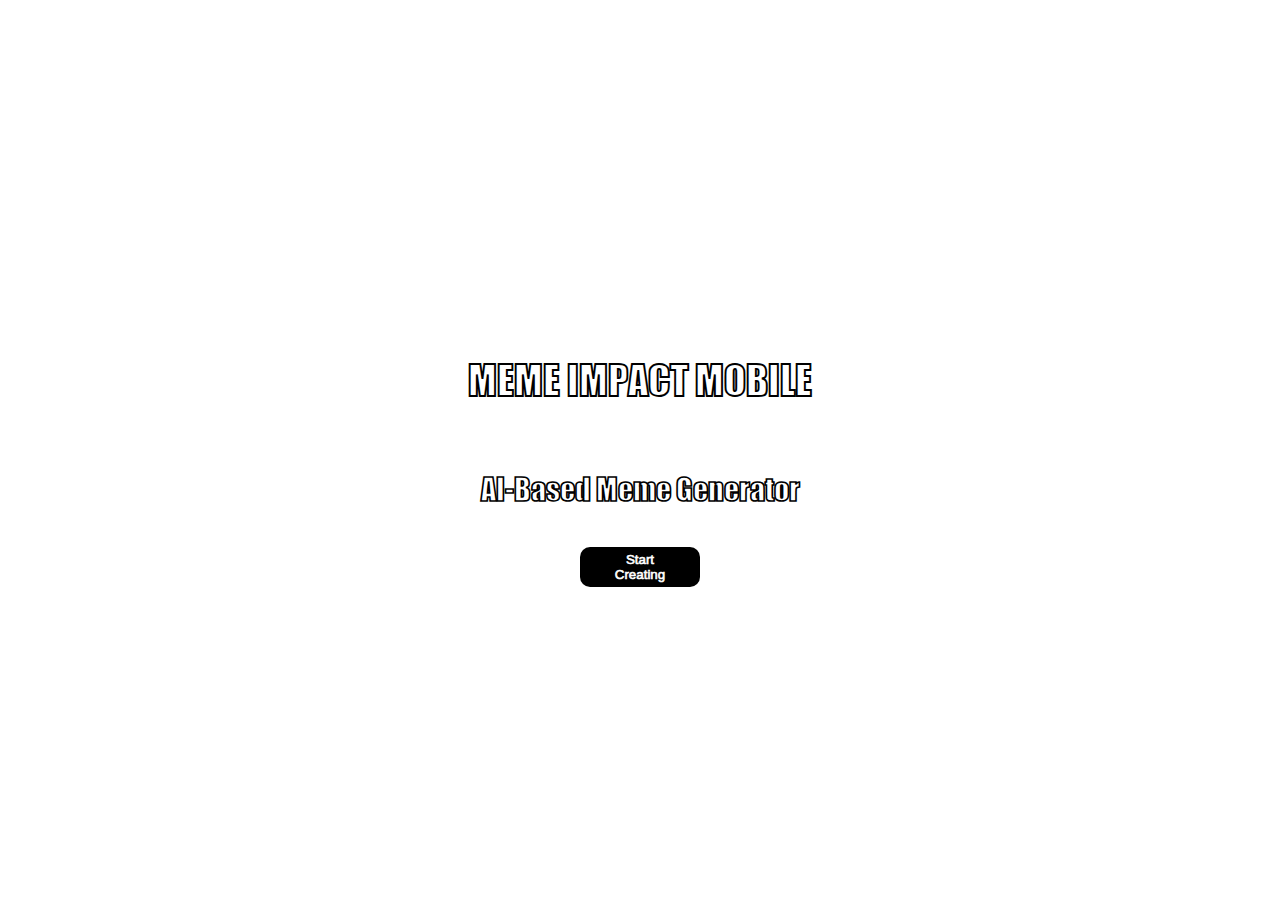
<file: ml4-final-mobile/index.html>
<!DOCTYPE html>
<html lang="en">

<head>
  <meta charset="utf-8" />
  <meta name="viewport" content="width=device-width, initial-scale=1.0">

  <title>Meme Impact Mobile</title>

  <link rel="preconnect" href="https://fonts.googleapis.com">
  <link rel="preconnect" href="https://fonts.gstatic.com" crossorigin>
  <link href="https://fonts.googleapis.com/css2?family=Caveat&family=Dancing+Script&display=swap" rel="stylesheet">



  <link rel="stylesheet" type="text/css" href="style.css">

  <script src="libraries/p5.min.js"></script>
  <style>
    .main {
      display: flex;
      /* flex-direction: column; */
      align-items: center;
      justify-content: center;
      width: 90vw;
      margin: 0 auto;
    }
    body {
      height: 100vh;
      display: flex;
      flex-direction: column;
      align-items: center;
      justify-content: center;
      background: url('https://pic4.zhimg.com/v2-70bf71c5f0d61104ee82882711ae5aa4_r.jpg?source=1940ef5c');
    }

    img {
      width: 50vw;
      height: auto;
    }

    .button {
      display: flex;
      align-items: center;
    }
    h1 {
      font-size: 40px;
    }
    h4 {
      font-size: 30px;
    }

    button {
      cursor: pointer;
      border: none;
      color: white;
      padding: 20px;
      width: 120px;
      height: 40px;
      /* line-height: 40px; */
      /* text-align: center; */
      display: flex;
      align-items: center;
      justify-content: center;
      background-color: #000000;
      border-radius: 10px;

    }

    .text {
      display: flex;
      flex-direction: column;
      align-items: center;

    }

    a {
      text-decoration: none;
      color: white;
      display: inline-block;
      width: 100%;
    }
  </style>
</head>

<body>
  <div class="main">
    <div class="text">
      <h1>MEME IMPACT MOBILE</h1>

      <h4>
        AI-Based Meme Generator
      </h4>


      <button ><a href="./Canvas.html">Start Creating</a></button>



    </div>

  </div>

 
</body>



</html>
</file>
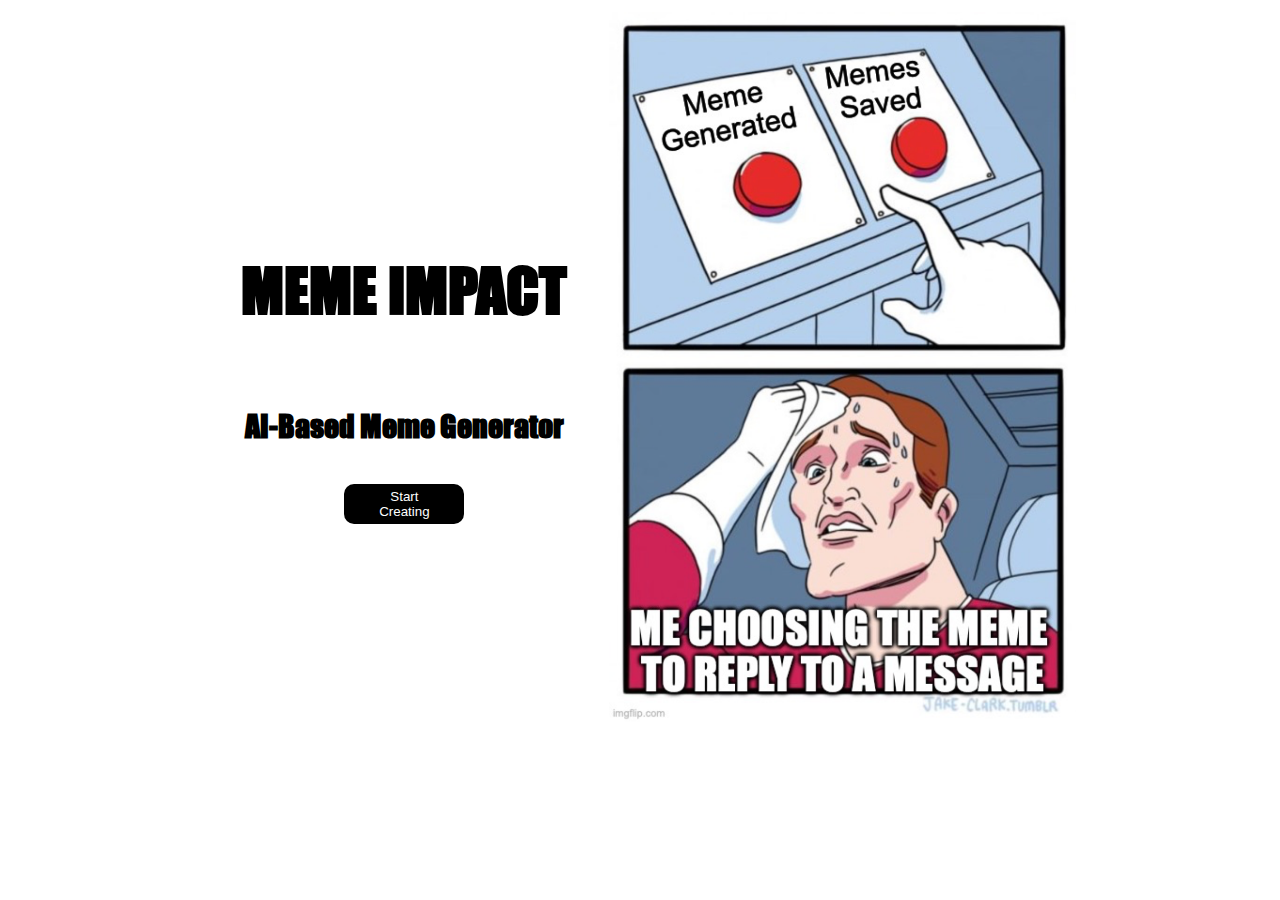
<file: ml4-final/index.html>
<!DOCTYPE html>
<html lang="en">

<head>
  <meta charset="utf-8" />
  <meta name="viewport" content="width=device-width, initial-scale=1.0">

  <title>CCLab Final</title>

  <link rel="preconnect" href="https://fonts.googleapis.com">
  <link rel="preconnect" href="https://fonts.gstatic.com" crossorigin>
  <link href="https://fonts.googleapis.com/css2?family=Caveat&family=Dancing+Script&display=swap" rel="stylesheet">



  <link rel="stylesheet" type="text/css" href="style.css">

  <script src="libraries/p5.min.js"></script>
  <style>
    .main {
      display: flex;
      /* flex-direction: column; */
      align-items: center;
      justify-content: center;
      width: 90vw;
      margin: 0 auto;
    }

    img {
      width: auto;
      height: 80vh;
    }

    .button {
      display: flex;
      align-items: center;
    }

    button {
      cursor: pointer;
      border: none;
      color: white;
      padding: 20px;
      width: 120px;
      height: 40px;
      /* line-height: 40px; */
      /* text-align: center; */
      display: flex;
      align-items: center;
      justify-content: center;
      background-color: #000000;
      border-radius: 10px;
      
    }
    .text {
      display: flex;
      flex-direction: column;
      align-items: center;
      
    }
    a {
      text-decoration: none;
      color: white;
    }
  </style>
</head>

<body>
  <div class="main">
   <div class="text">
    <h1>MEME IMPACT</h1>

    <h4>
      AI-Based Meme Generator
    </h4>

    <button>
      <a href="canvas.html">
        Start Creating
      </a>
    </button>
   </div>

    <section class="button">
     
      <img src="./assets/img.png" alt="">
    </section>
  </div>
</body>

</html>
</file>
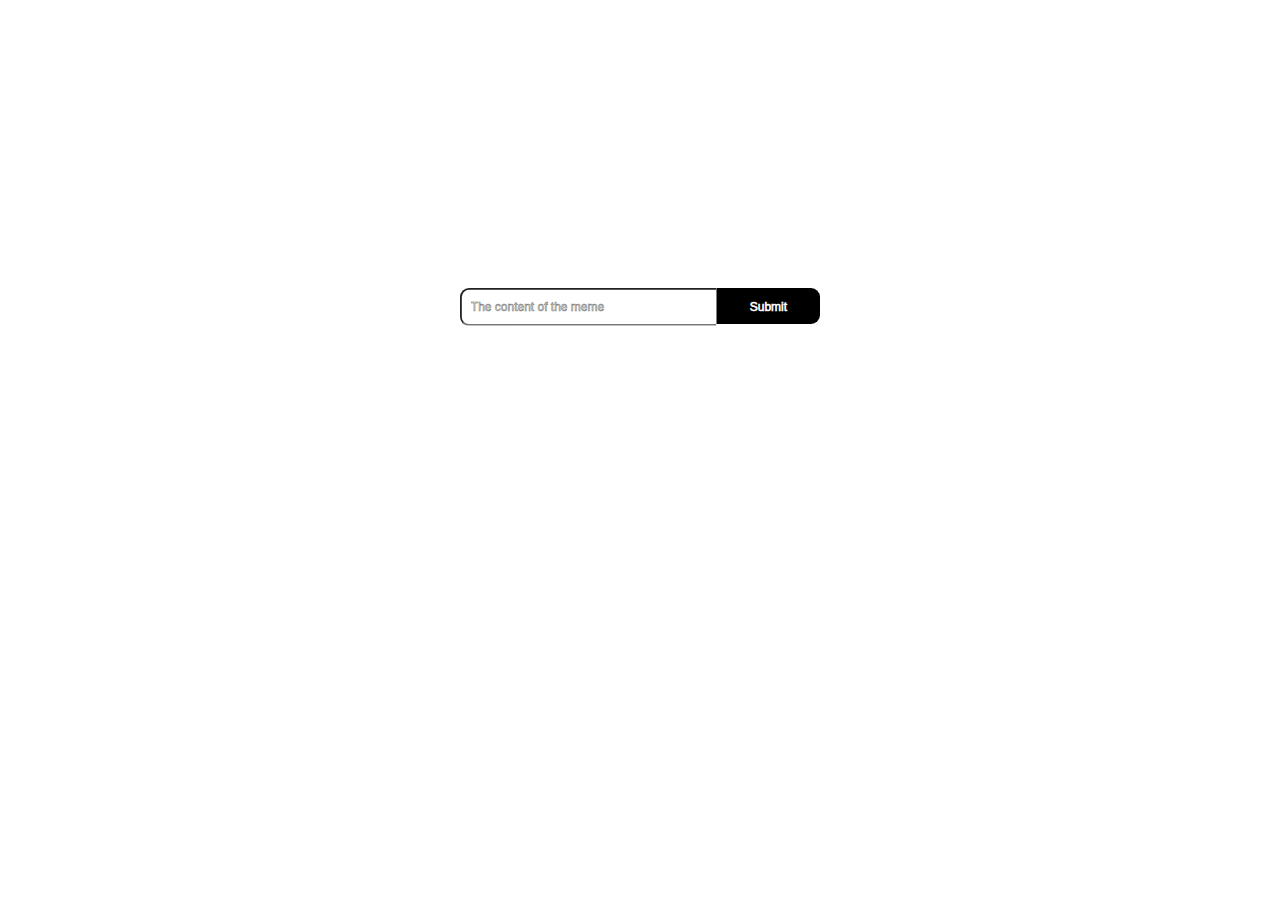
<file: ml4-final-mobile/Canvas.html>
<!DOCTYPE html>
<html lang="en">

<head>
  <meta charset="utf-8" />
  <meta name="viewport" content="width=device-width, initial-scale=1.0">

  <title>CCLab Final</title>

  <link rel="preconnect" href="https://fonts.googleapis.com">
  <link rel="preconnect" href="https://fonts.gstatic.com" crossorigin>
  <link href="https://fonts.googleapis.com/css2?family=Caveat&family=Dancing+Script&display=swap" rel="stylesheet">



  <link rel="stylesheet" type="text/css" href="style.css">

  <script src="libraries/p5.min.js"></script>

  <style>
    body {
      background: url('https://pic4.zhimg.com/v2-70bf71c5f0d61104ee82882711ae5aa4_r.jpg?source=1940ef5c');
      background-size: cover;
      height: 100vh;
      overflow: hidden;
      display: flex;
      justify-content: center;
    }
    #input {
      display: flex;
      transform: scale(0.9);
      margin-top: 200px;
    }


    .button {
      cursor: pointer;
      border: none;
      color: white;

      width: 120px;
      height: 40px;

      display: flex;
      align-items: center;
      justify-content: center;
      background-color: #000000;
      border-radius: 10px;

    }

    .buttons {
      font-family: sans-serif;
      font-weight: normal;
      cursor: pointer;
      border: none;
      color: white;
      width: 130px;

      height: 40px;
      font-size: 11px;

      display: flex;
      align-items: center;
      justify-content: center;
      background-color: #000000;
      border-radius: 10px;

    }

    input {
      width: 300px;
      border-radius: 10px 0 0 10px;
      padding: 10px;
      box-sizing: border-box;
      margin: 50px 0;
      border-right: none;
      outline: none;
      height: 42px;
    }


    .buttonList {
      position: absolute;
      left: 50%;
      top: 110%;
      transform: translate(-50%, -50%);
      display: flex;
      align-items: center;
      flex-direction: column;
      justify-content: space-between;
    }

    .list {
      display: flex;
      align-items: center;

      justify-content: space-between;
    }

    .rating {
      display: flex;
      justify-content: space-between;
      width: 60%;
      margin: 20px;
      margin-top: 0;
    }

    .star {
      position: relative;
      display: inline-block;
      width: 20px;
      height: 20px;
      margin-right: 5px;
      cursor: pointer;
    }

    .star:before {
      content: '\2605';
      position: absolute;
      top: 0;
      left: 0;
      font-size: 20px;
      color: #ddd;
    }

    .star.active:before {
      color: #000000;
    }
  </style>

</head>

<body>
  <script src="localsd.js"></script>
  <script src="openai.js"></script>

  <div id="parent">
    <div id = "loadtext"></div>
    <div id="canvasContainer">
      <div id = "memetext"></div>
    </div>
      
    <div class="buttonList">
      <div class="list">
        <input type="button" value="Regenerate" id="Regenerate" class="buttons">
        <input type="button" value="Save" id="Save" class="buttons">
        <div class="buttons" id="Generate">
          Generate another one
        </div>
      </div>

      <p>
        Rate it!
      </p>
      <div class="rating">
        <span class="star" data-value="1"></span>
        <span class="star" data-value="2"></span>
        <span class="star" data-value="3"></span>
        <span class="star" data-value="4"></span>
        <span class="star" data-value="5"></span>
      </div>
    </div>
  </div>
  <div id="input">
    <input type="text" id="content" placeholder="The content of the meme">
    <input type="button" value="Submit" id="submit" class="button" style="border-radius: 0 10px 10px 0;">


  </div>

  <script src="sketch.js"></script>
  <script>

    let submit = document.getElementById('submit')
    let input = document.getElementById('input')
    let parent = document.getElementById('parent')
    let Generate = document.getElementById('Generate')
    submit.addEventListener('click', function () {
      input.style.display = 'none'
      parent.style.display = 'block'
    })
    Generate.addEventListener('click', function () {
      window.location.reload()
    })

    const stars = document.querySelectorAll('.star');

    for (let i = 0; i < stars.length; i++) {
      stars[i].addEventListener('click', function () {
        const value = this.getAttribute('data-value');

        for (let j = 0; j < stars.length; j++) {
          if (j < value) {
            stars[j].classList.add('active');
          } else {
            stars[j].classList.remove('active');
          }
        }
      });
    }



    

  </script>
</body>

</html>
</file>
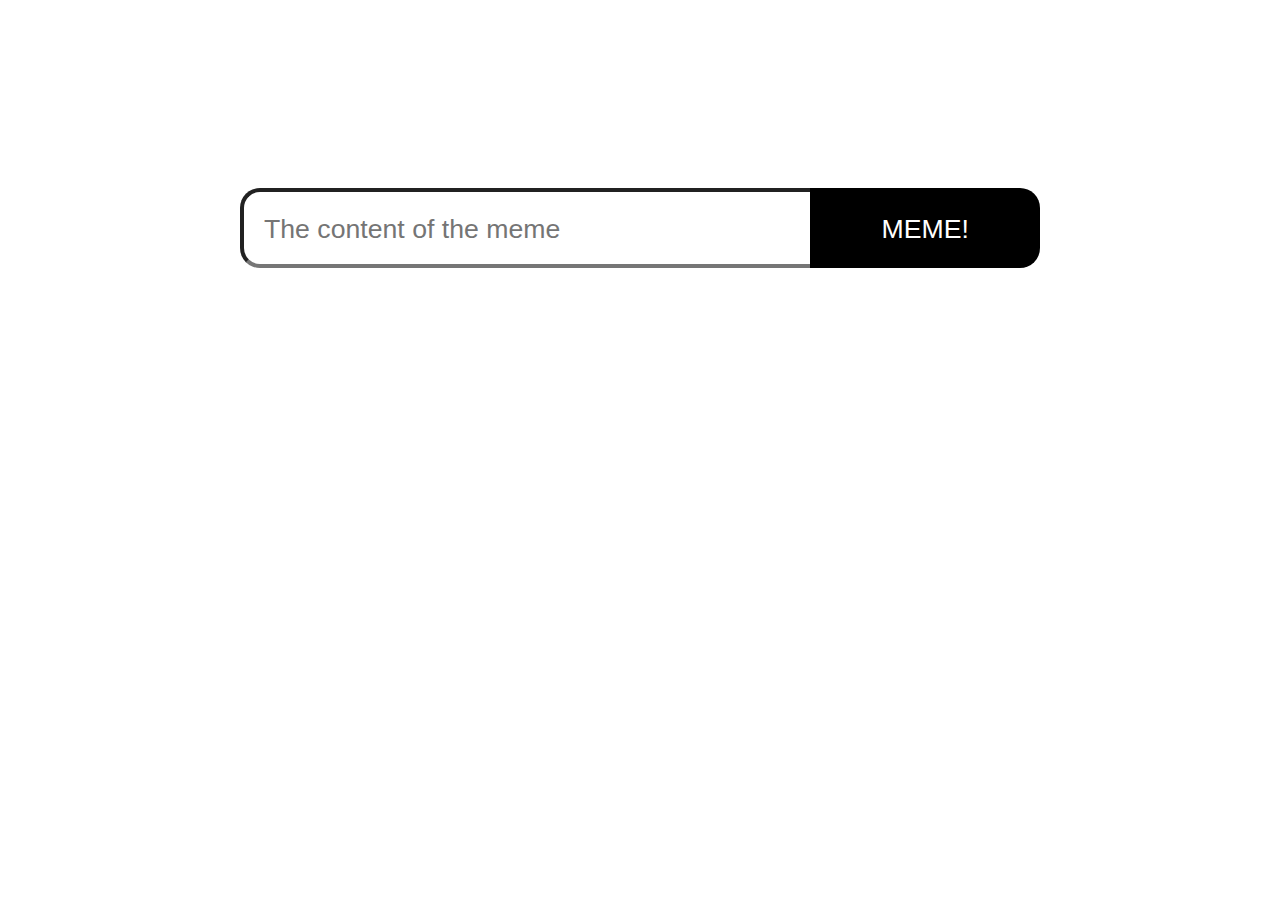
<file: ml4-final/canvas.html>
<!DOCTYPE html>
<html lang="en">

<head>
  <meta charset="utf-8" />
  <meta name="viewport" content="width=device-width, initial-scale=1.0">

  <title>generator</title>

  <link rel="preconnect" href="https://fonts.googleapis.com">
  <link rel="preconnect" href="https://fonts.gstatic.com" crossorigin>
  <link href="https://fonts.googleapis.com/css2?family=Caveat&family=Dancing+Script&display=swap" rel="stylesheet">



  <link rel="stylesheet" type="text/css" href="style.css">

  <script src="libraries/p5.min.js"></script>

  <style>


  .button {
    cursor: pointer;
    border: none;
    color: white;

    width: 120px;
    height: 40px;

    display: flex;
    align-items: center;
    justify-content: center;
    background-color: #000000;
    border-radius: 10px;

  }
  .buttons {
    font-family: sans-serif;
    font-weight: normal;
    cursor: pointer;
    border: none;
    color: white;
    width: 130px;

    height: 40px;
    font-size: 11px;

    display: flex;
    align-items: center;
    justify-content: center;
    background-color: #000000;
    border-radius: 10px;

  }

  #input {
    display: flex;
    transform: scale(2);
    margin-top: 200px;
  }

  input {
    width: 300px;
    border-radius: 10px 0 0 10px;
    padding: 10px;
    box-sizing: border-box;
    
    border-right: none;
    outline: none;
  }

  .buttonList {
    position: absolute;
    left: 50%;
    top: 100%;
    transform: translate(-50%, -50%);
    display: flex;
    align-items: center;
    flex-direction: column;
    justify-content: space-between;
  }

  .list {
    display: flex;
    align-items: center;

    justify-content: space-between;
  }

  #rate-text{
    text-align: center;
    font-size: 20px;
  }

  .rating {
    display: flex;
    justify-content: space-between;
    width: 60%;
    margin: 20px;
    margin-top: 0px;
  }

  .star {
    position: relative;
    display: inline-block;
    width: 20px;
    height: 20px;
    margin-right: 5px;
    cursor: pointer;
  }

  .star:before {
    content: '\2605';
    position: absolute;
    top: 0;
    left: 0;
    font-size: 20px;
    color: #ddd;
  }

  .star.active:before {
    color: #000000;
  }

    body {
      display: flex;
      justify-content: center;
    }

    
  </style>

</head>

<body>
  <script src="localsd.js"></script>
  <script src="openai.js"></script>

  <div id="parent">
    <img id="left" src="assets/left.jpg" alt="">
    <div id="canvasContainer">
      <div id = "memetext"></div>
    </div>
    <img id="right" src="assets/right.jpg" alt="">
    <div id = "loadtext"></div>
    <div class="buttonList">
      <div class="list">
        <input type="button" value="Regenerate" id="Regenerate" class="buttons">
        <input type="button" value="Save" id="Save" class="buttons">
        <div class="buttons" id="Generate">
          Generate another one
        </div>
      </div>
      <div id = rate-text>Rate it!</div>
      <div class="rating">
        <span class="star" data-value="1"></span>
        <span class="star" data-value="2"></span>
        <span class="star" data-value="3"></span>
        <span class="star" data-value="4"></span>
        <span class="star" data-value="5"></span>
      </div>
    </div>
  </div>
  <div id="input">
    <input type="text" id="content" placeholder="The content of the meme">
    <input type="button" value="MEME!" id="submit" class="button" style="border-radius: 0 10px 10px 0;">


  </div>

  <script src="sketch.js"></script>
  <script>

    let submit = document.getElementById('submit')
    let input = document.getElementById('input')
    let parent = document.getElementById('parent')
    let Generate = document.getElementById('Generate')
    submit.addEventListener('click', function () {
      input.style.display = 'none'
      parent.style.display = 'block'
    })
    Generate.addEventListener('click', function () {
      window.location.reload()
    })

    const stars = document.querySelectorAll('.star');

    for (let i = 0; i < stars.length; i++) {
      stars[i].addEventListener('click', function () {
        const value = this.getAttribute('data-value');

        for (let j = 0; j < stars.length; j++) {
          if (j < value) {
            stars[j].classList.add('active');
          } else {
            stars[j].classList.remove('active');
          }
        }
      });
    }

  </script>
</body>

</html>
</file>
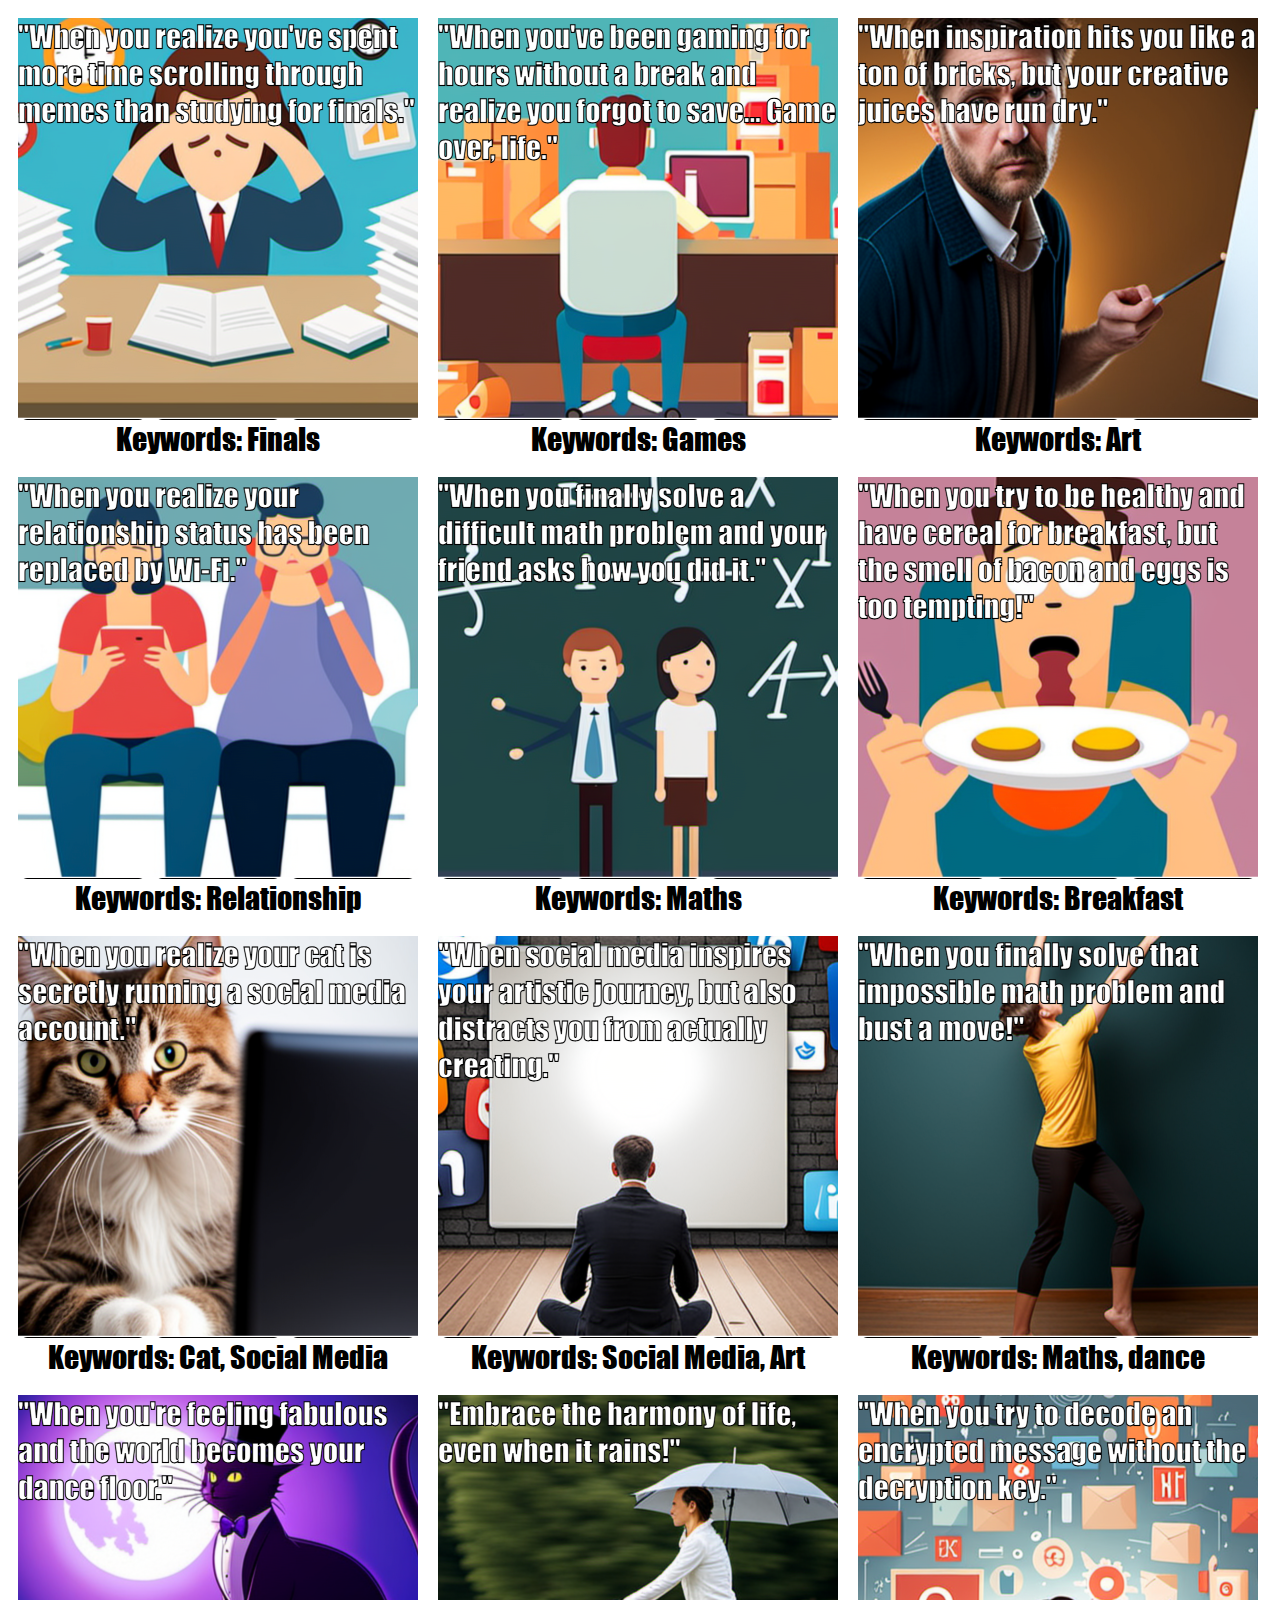
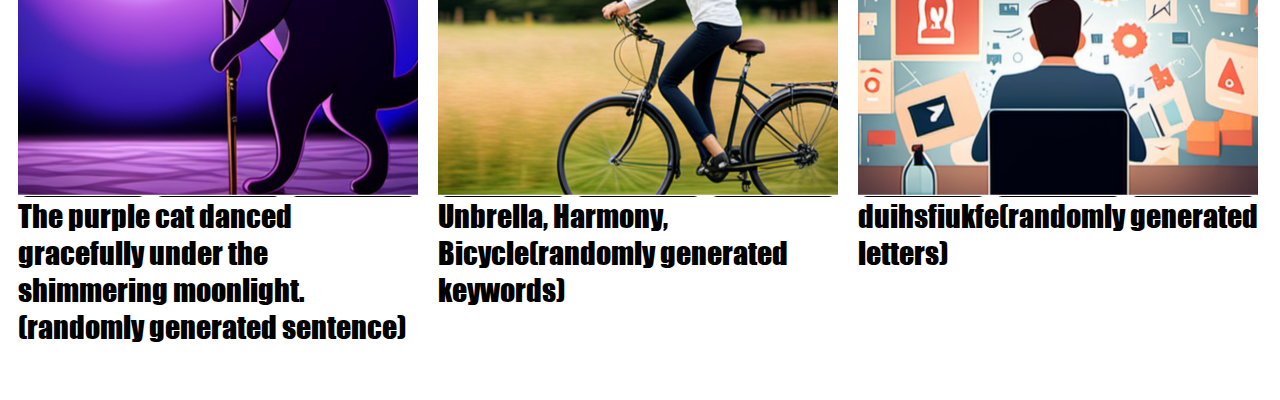
<file: ml4-final/gallery.html>
<!DOCTYPE html>
<html lang="en">

<head>
  <meta charset="utf-8" />
  <meta name="viewport" content="width=device-width, initial-scale=1.0">

  <title>CCLab Final</title>

  <link rel="preconnect" href="https://fonts.googleapis.com">
  <link rel="preconnect" href="https://fonts.gstatic.com" crossorigin>
  <link href="https://fonts.googleapis.com/css2?family=Caveat&family=Dancing+Script&display=swap" rel="stylesheet">



  <link rel="stylesheet" type="text/css" href="style.css">

  <script src="libraries/p5.min.js"></script>

  <style>
    img {
      width: 400px;
    }
    .imglist {
      display: flex;
      width: 1600px;
      flex-wrap: wrap;
      align-items: center;
      margin: 0 auto;
      /* flex-direction: column; */
    }
    .imgbox {
      display: flex;
      flex-direction: column;
      align-items: center;
      width: 400px;
      font-size: 30px;
      margin: 10px ;
    }
  </style>
</head>

<body>
  <div class="imglist">
    <div class="imgbox">
      <img src="assets/finals.png" alt="">
      Keywords: Finals
    </div>
    <div class="imgbox">
      <img src="assets/game.png" alt="">
      Keywords: Games
    </div>
    <div class="imgbox">
      <img src="assets/art.png" alt="">
      Keywords: Art
    </div>
    <div class="imgbox">
      <img src="assets/relationship.png" alt="">
      Keywords: Relationship
    </div>
    <div class="imgbox">
      <img src="assets/maths.png" alt="">
      Keywords: Maths
    </div>
    <div class="imgbox">
      <img src="assets/breakfast.png" alt="">
      Keywords: Breakfast
    </div>
    <div class="imgbox">
      <img src="assets/cats.png" alt="">
      Keywords: Cat, Social Media
      
    </div>
    <div class="imgbox">
      <img src="assets/sa.png" alt="">
      Keywords: Social Media, Art
    </div>
    <div class="imgbox">
      <img src="assets/md.png" alt="">
      Keywords: Maths, dance
    </div>
    <div class="imgbox">
      <img src="assets/purple.png" alt="">
      The purple cat danced gracefully under the shimmering moonlight.(randomly generated sentence)
      <br>
      <br>
      
    </div>
    <div class="imgbox">
      <img src="assets/umbrella.png" alt="">
      Unbrella, Harmony, Bicycle(randomly generated keywords)
      <br>
      <br>
      <br>
    </div>
    <div class="imgbox">
      <img src="assets/deoode.png" alt="">
      duihsfiukfe(randomly generated letters)
      <br>
      <br>
      <br>
      <br>
    </div>
    
  </div>
</body>

</html>
</file>
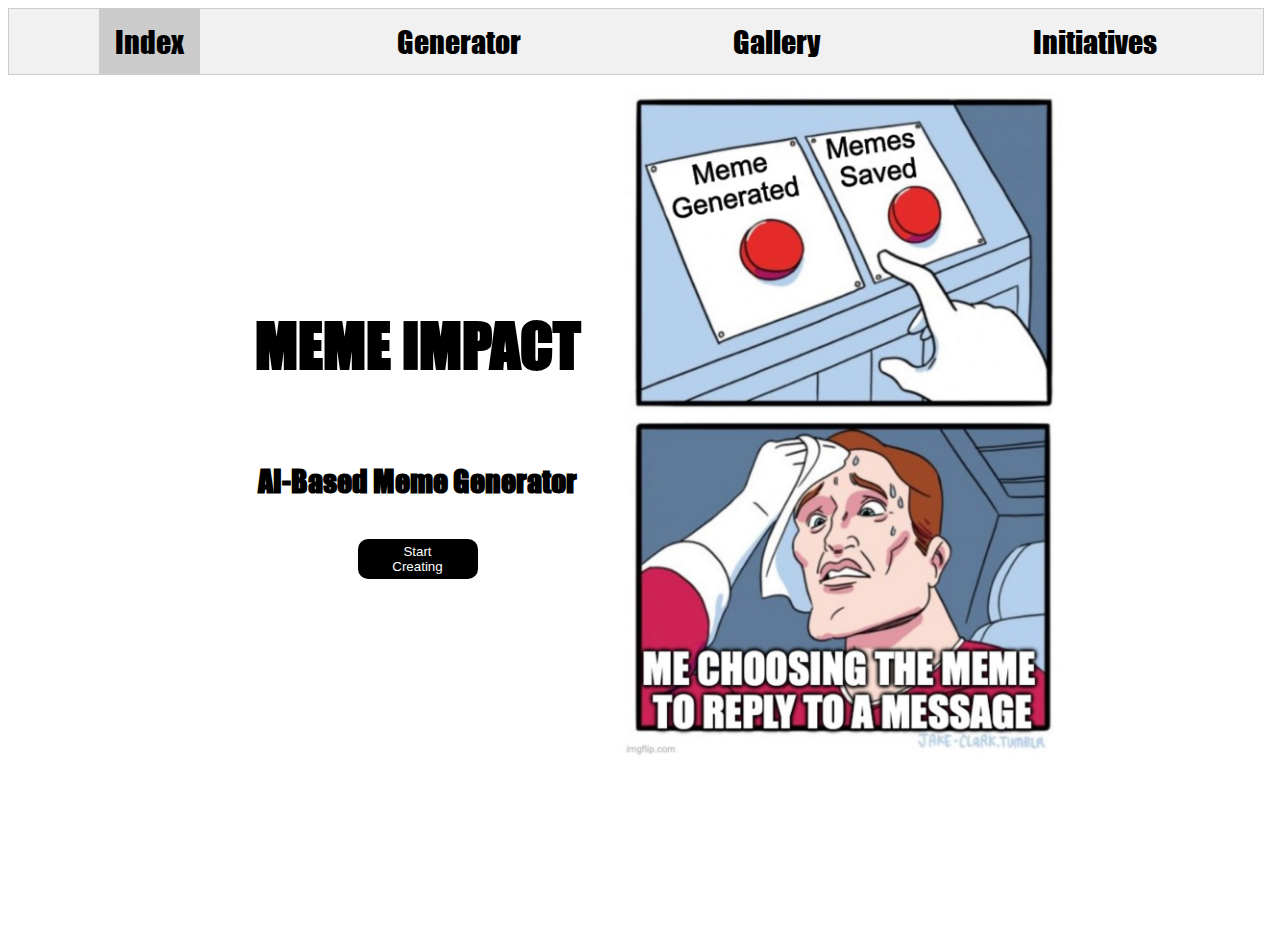
<file: ml4-final/main.html>
<!DOCTYPE html>
<html lang="en">
<head>
  <meta charset="UTF-8">
  <meta name="viewport" content="width=device-width, initial-scale=1.0">
  <title>Meme Impact</title>
  <link rel="stylesheet" href="./style.css">
  <style>
  
    body {
        overflow: hidden;
    }
  </style>
</head>
<body>

<div class="tab">
  <a href="javascript:void(0)" class="tablinks active" onclick="openPage('index.html', this)">Index</a>
  <a href="javascript:void(0)" class="tablinks" onclick="openPage('canvas.html', this)">Generator</a>
  <a href="javascript:void(0)" class="tablinks" onclick="openPage('gallery.html', this)">Gallery</a>
  <a href="javascript:void(0)" class="tablinks" onclick="openPage('words.html', this)">Initiatives</a>
</div>

<iframe id="iframe" src="index.html" frameborder="0"></iframe>

<script>
  function openPage(pageName, elmnt) {
    var i, tabcontent, tablinks;
    tabcontent = document.getElementById('iframe');
    tabcontent.src = pageName;
    tablinks = document.getElementsByClassName('tablinks');
    for (i = 0; i < tablinks.length; i++) {
      tablinks[i].className = tablinks[i].className.replace(' active', '');
    }
    elmnt.className += ' active';
  }
</script>

</body>
</html>
</file>
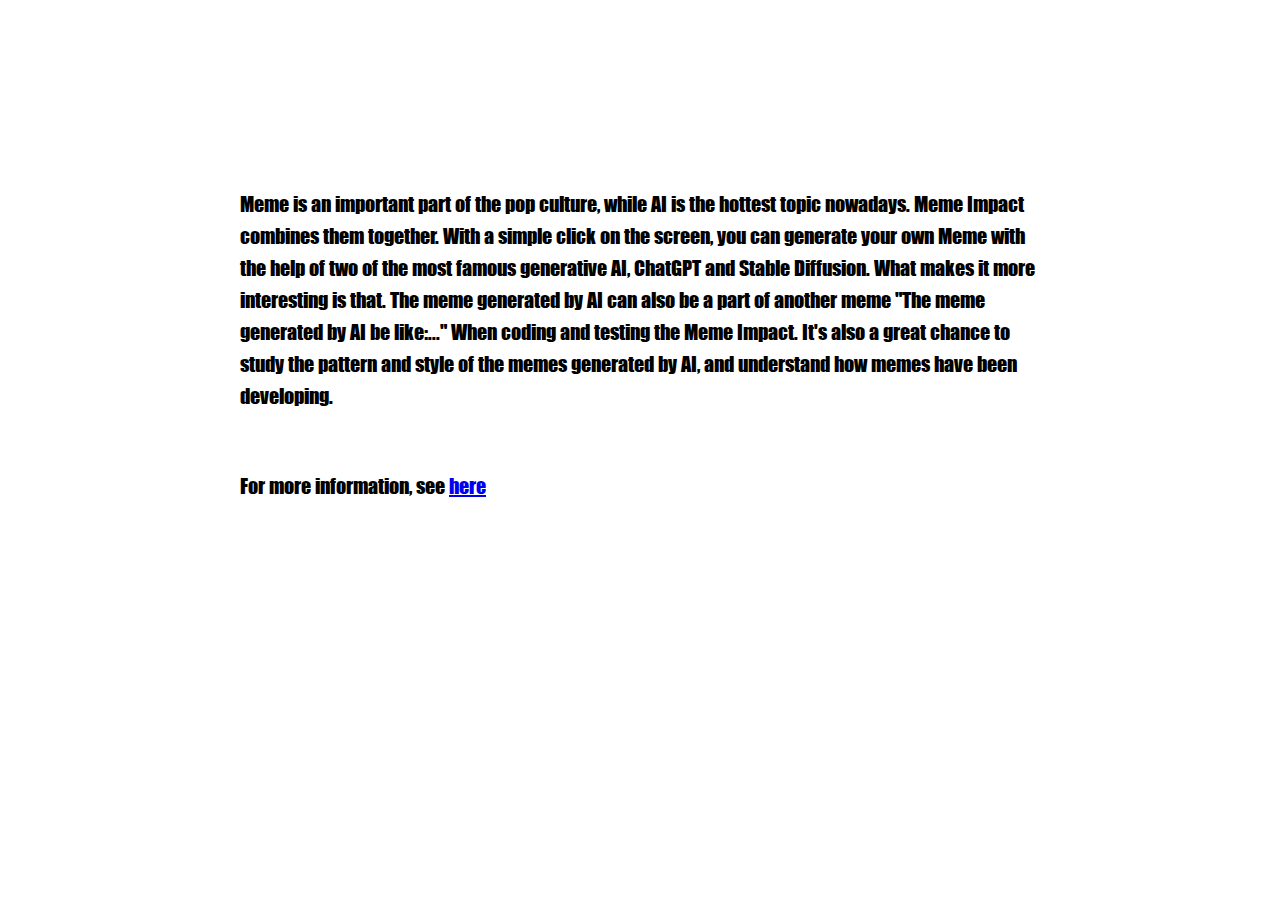
<file: ml4-final/words.html>
<!DOCTYPE html>
<html lang="en">

<head>
  <meta charset="utf-8" />
  <meta name="viewport" content="width=device-width, initial-scale=1.0">

  <title>Initiatives</title>

  <link rel="preconnect" href="https://fonts.googleapis.com">
<link rel="preconnect" href="https://fonts.gstatic.com" crossorigin>
<link href="https://fonts.googleapis.com/css2?family=Roboto:wght@300&display=swap" rel="stylesheet">

  <link rel="stylesheet" type="text/css" href="style.css">

  <script src="libraries/p5.min.js"></script>
 
  <style>
    body {
      display: flex;
      flex-direction: column;
      align-items: center;
    }
  </style>
</head>

<body>
    <p>
      <br><br><br><br><br>Meme is an important part of the pop culture, while AI is the hottest topic nowadays. 
      Meme Impact combines them together. With a simple click on the screen, you can generate your own Meme
      with the help of two of the most famous generative AI, ChatGPT and Stable Diffusion. What makes it more interesting is that. The meme generated by AI can also be a part of another meme "The meme generated by AI be like:..."
      When coding and testing the Meme Impact. It's also a great chance to study the pattern and style of the memes generated by AI, and understand how memes have been developing. 
    </p>
    <br>
    <p>
      For more information, see <a href="https://www.notion.so/Meme-Impact-c9317098c47a41b59488d03cd90d79ef">here</a>
    </p>
</body>
</html>
</file>
<file: ml4-final-mobile/style.css>
#parent {
    position:absolute;
    left: 50%;
    top: 40%;
    transform:translate(-50%, -50%) scale(0.9);
    height: 500px;
   
    font-family: myFont;
    font-size: 20px;
    display: none;
    
}

#left {
    position: absolute;
    left: 0px;
    top: 0px;
}
#canvasContainer
{
    position:absolute;
    height: 420px;
    width: 420px;
    left: 50%;
    top: 50%;
    transform:translate(-50%, -50%);
    box-sizing: border-box;
    -moz-box-sizing: border-box;
    -webkit-box-sizing: border-box;
    border: 10px solid #969696;
}

#right {
    position: absolute;
    right: 0px;
    top: 0px
}

div{
    width: 400px;
    font-size: 30px;
    font-family: myFont;
    -webkit-text-stroke-width: thin;
    -webkit-text-fill-color: white;
  }
  
  @font-face {
      font-family: myFont;
      src: url(impact.ttf);
  }
</file>
<file: ml4-final/style.css>
#parent {
    position:absolute;
    left: 50%;
    top: 50%;
    transform:translate(-50%, -50%) scale(1);
    height: 500px;
    width: 1084px;
    font-family: myFont;
    font-size: 20px;
    display: none;
    
}

#left {
    position: absolute;
    left: 0px;
    top: 0px;
}
#canvasContainer
{
    position:absolute;
    left: 50%;
    top: 50%;
    transform:translate(-50%, -50%);
}

#right {
    position: absolute;
    right: 0px;
    top: 0px
}

div{
    width: 400px;
    font-size: 30px;
    font-family: myFont;
    
}

#memetext{
    -webkit-text-stroke-width: thin;
    -webkit-text-fill-color: white;
}

  
@font-face {
    font-family: myFont;
    src: url(impact.ttf);
}


  .tab {
  width: 98vw;
  overflow: hidden;
  border: 1px solid #ccc;
  background-color: #f1f1f1;
  display: flex;
  justify-content: space-around;
}

.tab a {
  float: left;
  display: block;
  color: black;
  text-align: center;
  padding: 14px 16px;
  text-decoration: none;
  transition: 0.3s;
}

.tab a:hover {
  background-color: #ddd;
}

.tab a.active {
  background-color: #ccc;
}

#iframe {
  width: 100%;
  height: calc(100vh - 50px); 
  border: none;
  overflow: hidden;
}


#loadtext{
    position: absolute;
    text-align: left;
    left: 50%;
    top: -30px;
    transform: translate(-50%,0) ;
    font-size: 30px;
    font-family: myFont;
}

p{
    text-align: left;
    width: 800px;
    font-size: 20px;
    font-family: myFont;
    line-height: 24pt;
}
</file>
